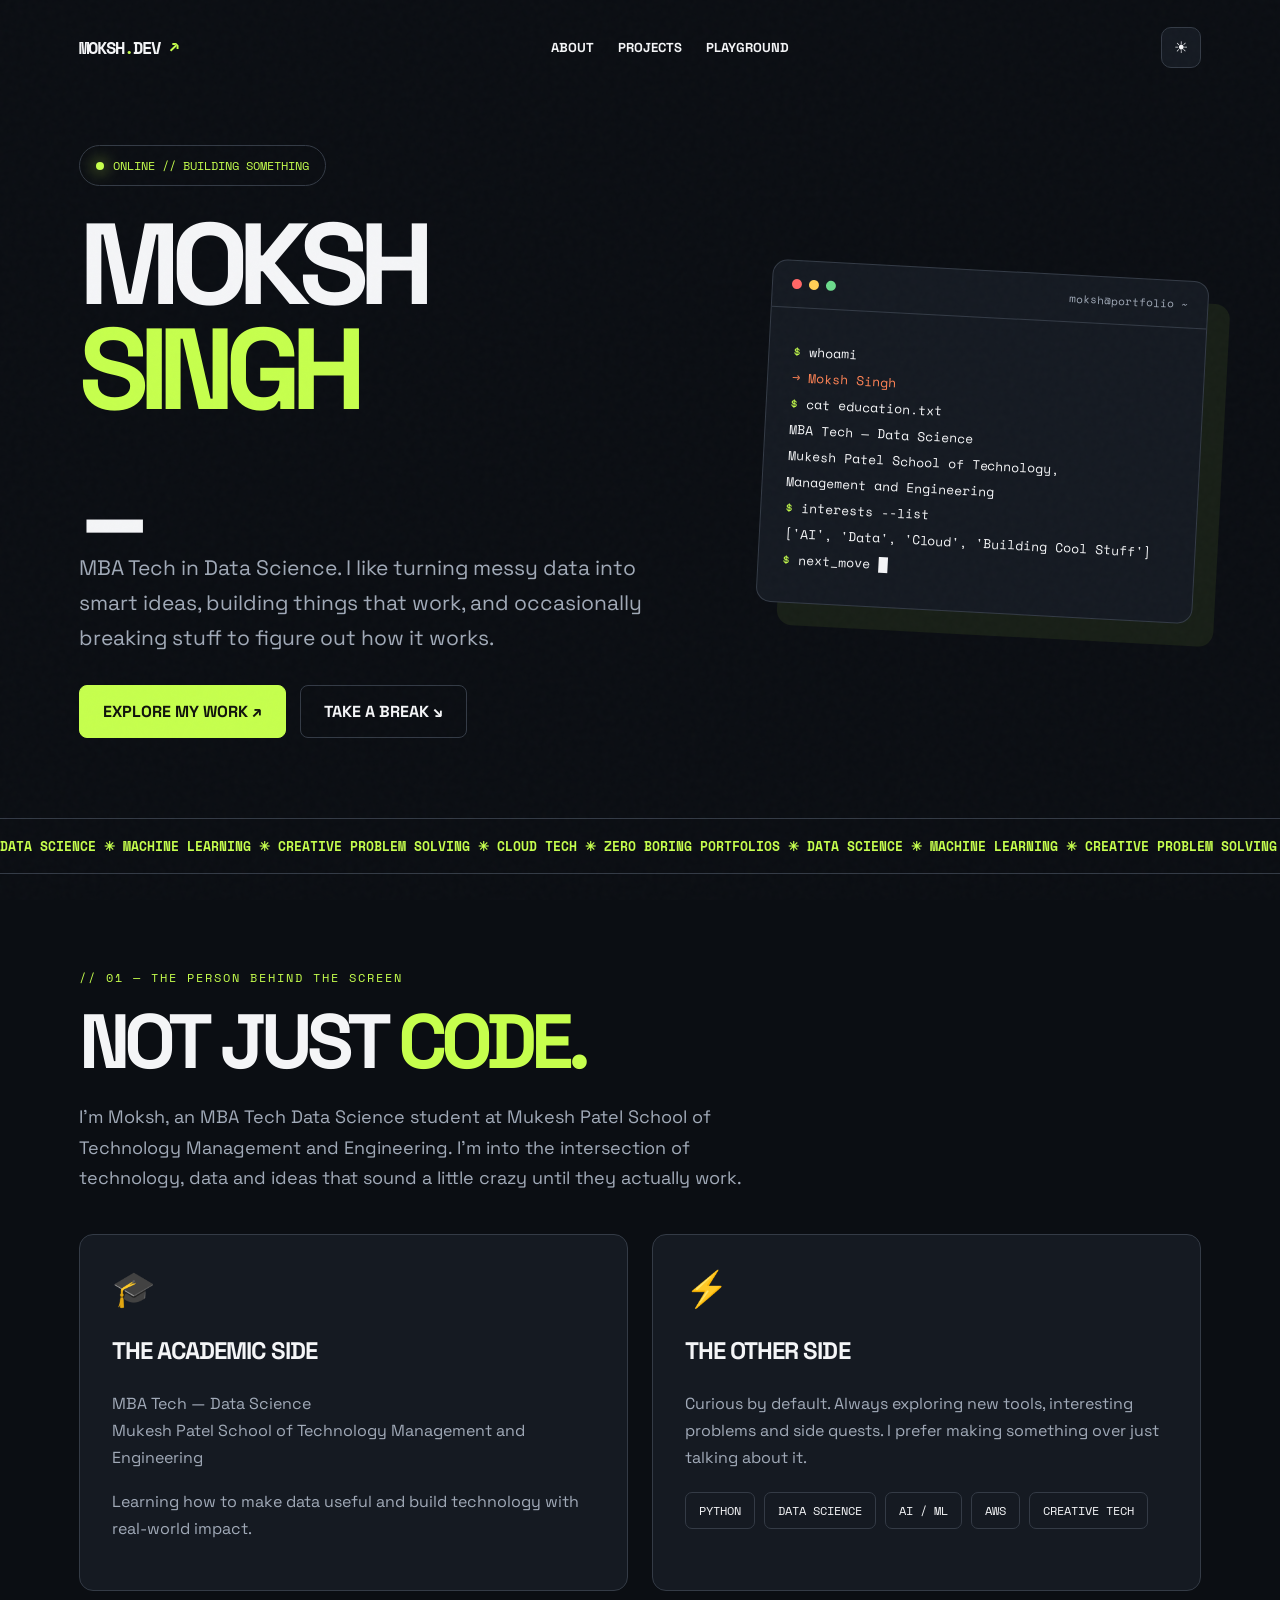
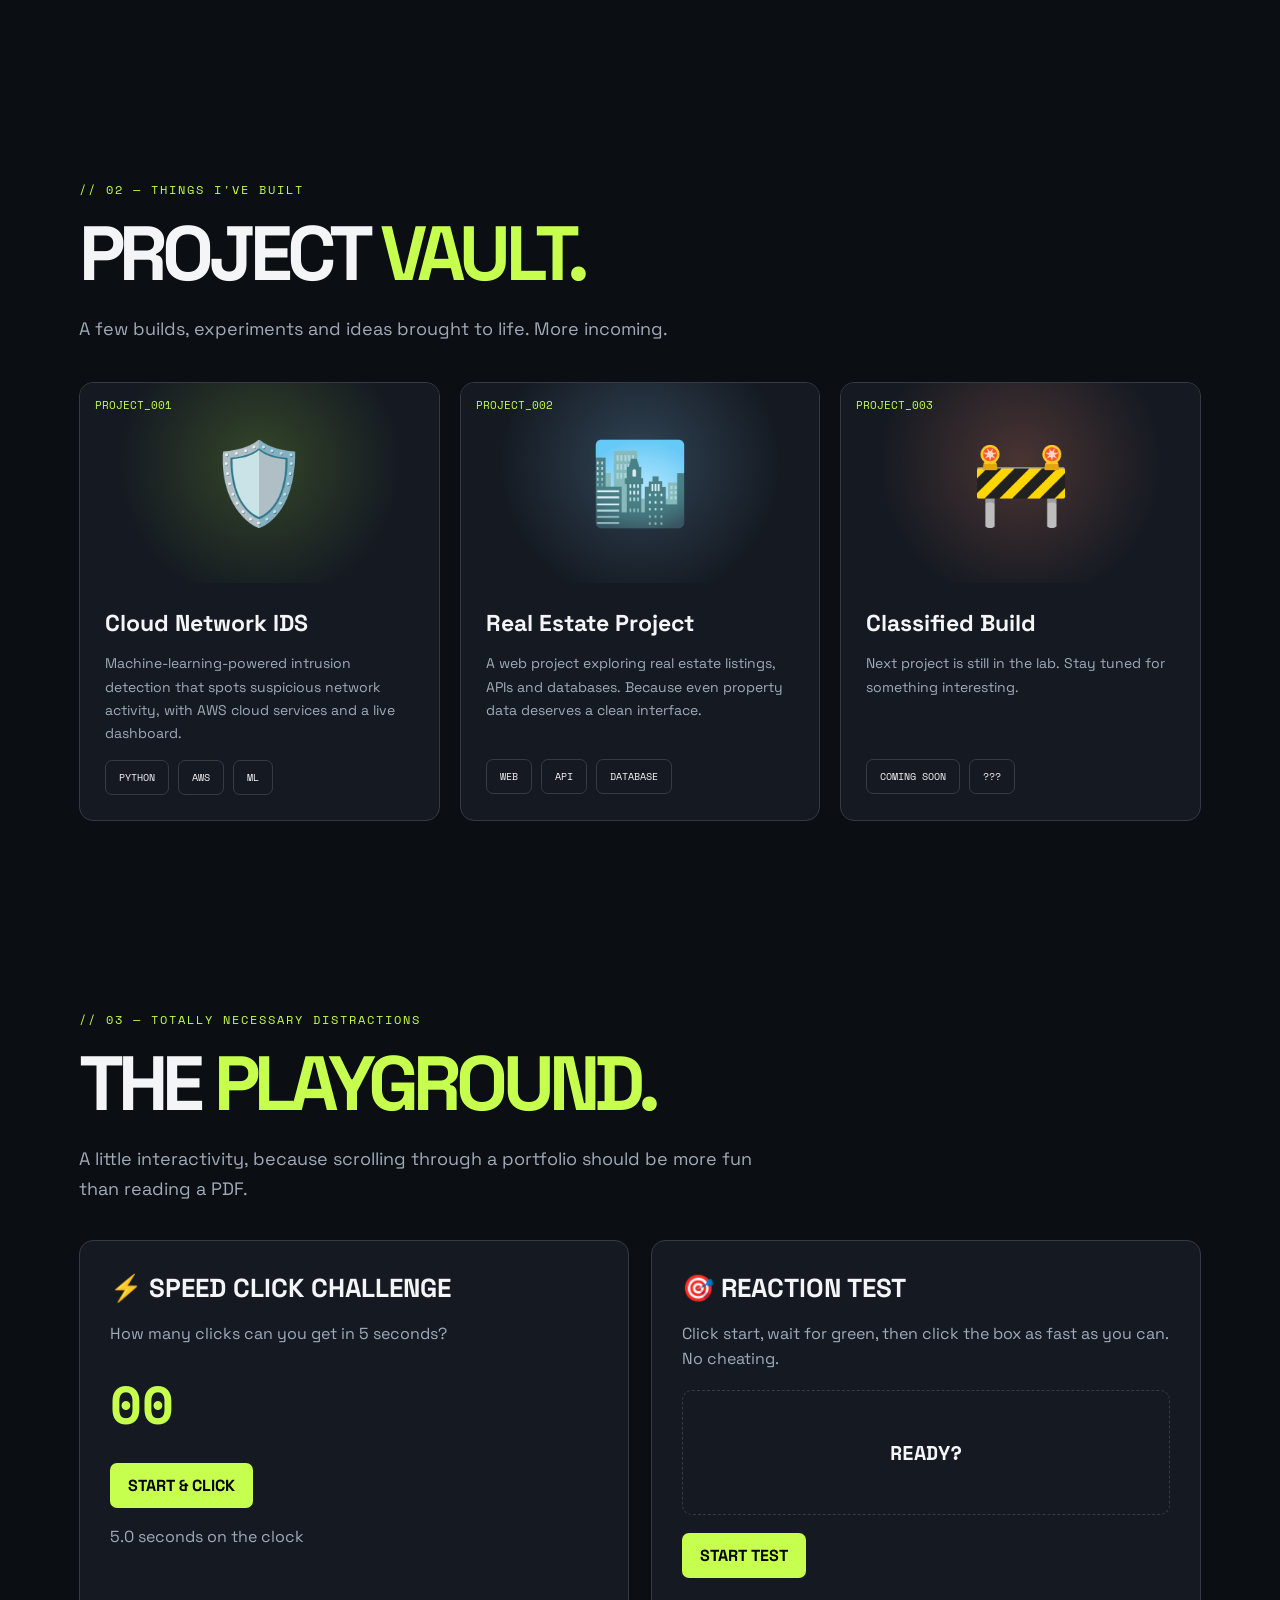
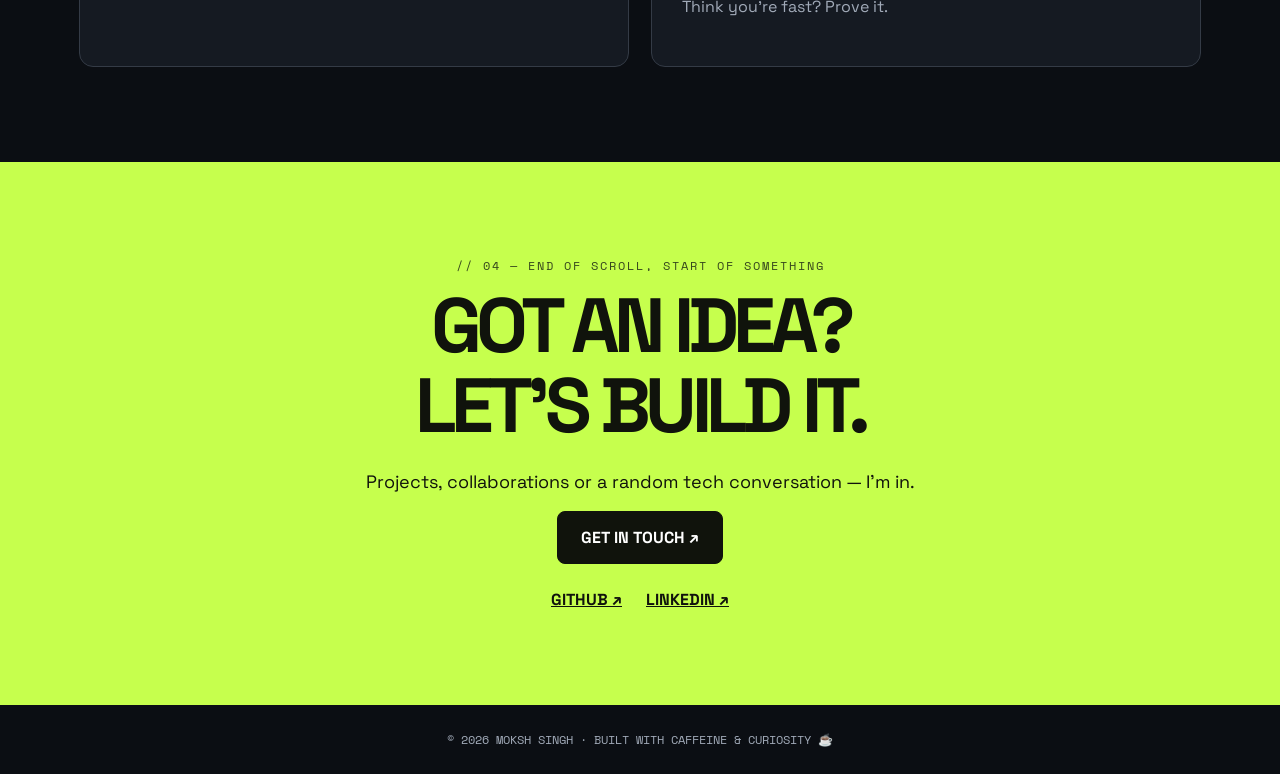
<file: index.html>
<!doctype html><html lang="en"><head><meta charset="utf-8"><meta name="viewport" content="width=device-width,initial-scale=1"><title>Moksh Singh — Data Science, No Boring Stuff</title><link href="https://fonts.googleapis.com/css2?family=Space+Grotesk:wght@400;500;600;700&family=Space+Mono:wght@400;700&display=swap" rel="stylesheet"><link rel="stylesheet" href="style.css"></head><body><div class="grain"></div><header><a class="brand" href="#">MOKSH<span style="color:var(--lime)">.</span>DEV <b>↗</b></a><nav><a href="#about">ABOUT</a><a href="#projects">PROJECTS</a><a href="#playground">PLAYGROUND</a></nav><button class="theme" id="theme" aria-label="Switch theme">☀</button></header>
<main><div class="wrap"><div class="hero"><div><div class="status"><span class="dot"></span> ONLINE // BUILDING SOMETHING</div><h1>MOKSH<br><span>SINGH</span><br>_</h1><p>MBA Tech in Data Science. I like turning messy data into smart ideas, building things that work, and occasionally breaking stuff to figure out how it works.</p><div class="cta"><a class="button" href="#projects">EXPLORE MY WORK ↗</a><a class="button ghost" href="#playground">TAKE A BREAK ↘</a></div></div><div class="terminal"><div class="termbar"><i></i><i></i><i></i><small>moksh@portfolio ~</small></div><div class="termtext"><div><span class="green">$</span> whoami</div><div class="orange">→ Moksh Singh</div><div><span class="green">$</span> cat education.txt</div><div>MBA Tech — Data Science</div><div>Mukesh Patel School of Technology,</div><div>Management and Engineering</div><div><span class="green">$</span> interests --list</div><div>['AI', 'Data', 'Cloud', 'Building Cool Stuff']</div><div><span class="green">$</span> next_move <span class="cursor">█</span></div></div></div></div></div>
<div class="strip"><div>DATA SCIENCE ✳ MACHINE LEARNING ✳ CREATIVE PROBLEM SOLVING ✳ CLOUD TECH ✳ ZERO BORING PORTFOLIOS ✳ DATA SCIENCE ✳ MACHINE LEARNING ✳ CREATIVE PROBLEM SOLVING ✳ CLOUD TECH ✳ ZERO BORING PORTFOLIOS ✳ </div></div>
<div class="wrap"><section id="about" class="reveal"><div class="kicker">// 01 — THE PERSON BEHIND THE SCREEN</div><h2>NOT JUST <span class="highlight">CODE.</span></h2><p class="lead">I'm Moksh, an MBA Tech Data Science student at Mukesh Patel School of Technology Management and Engineering. I’m into the intersection of technology, data and ideas that sound a little crazy until they actually work.</p><div class="about"><div class="tile"><div class="emoji">🎓</div><h3>THE ACADEMIC SIDE</h3><p>MBA Tech — Data Science<br>Mukesh Patel School of Technology Management and Engineering</p><p>Learning how to make data useful and build technology with real-world impact.</p></div><div class="tile"><div class="emoji">⚡</div><h3>THE OTHER SIDE</h3><p>Curious by default. Always exploring new tools, interesting problems and side quests. I prefer making something over just talking about it.</p><div class="pills"><span class="pill">PYTHON</span><span class="pill">DATA SCIENCE</span><span class="pill">AI / ML</span><span class="pill">AWS</span><span class="pill">CREATIVE TECH</span></div></div></div></section>
<section id="projects" class="reveal"><div class="kicker">// 02 — THINGS I'VE BUILT</div><h2>PROJECT <span class="highlight">VAULT.</span></h2><p class="lead">A few builds, experiments and ideas brought to life. More incoming.</p><div class="projectgrid"><article class="project"><div class="visual"><small>PROJECT_001</small>🛡️</div><div class="projectcontent"><h3>Cloud Network IDS</h3><p>Machine-learning-powered intrusion detection that spots suspicious network activity, with AWS cloud services and a live dashboard.</p><div class="pills"><span class="pill">PYTHON</span><span class="pill">AWS</span><span class="pill">ML</span></div></div></article><article class="project"><div class="visual"><small>PROJECT_002</small>🏙️</div><div class="projectcontent"><h3>Real Estate Project</h3><p>A web project exploring real estate listings, APIs and databases. Because even property data deserves a clean interface.</p><div class="pills"><span class="pill">WEB</span><span class="pill">API</span><span class="pill">DATABASE</span></div></div></article><article class="project"><div class="visual"><small>PROJECT_003</small>🚧</div><div class="projectcontent"><h3>Classified Build</h3><p>Next project is still in the lab. Stay tuned for something interesting.</p><div class="pills"><span class="pill">COMING SOON</span><span class="pill">???</span></div></div></article></div></section>
<section id="playground" class="reveal"><div class="kicker">// 03 — TOTALLY NECESSARY DISTRACTIONS</div><h2>THE <span class="highlight">PLAYGROUND.</span></h2><p class="lead">A little interactivity, because scrolling through a portfolio should be more fun than reading a PDF.</p><div class="lab"><div class="game"><h3>⚡ SPEED CLICK CHALLENGE</h3><p>How many clicks can you get in 5 seconds?</p><div class="score" id="score">00</div><button id="clicker">START & CLICK</button><p id="timer">5.0 seconds on the clock</p></div><div class="game"><h3>🎯 REACTION TEST</h3><p>Click start, wait for green, then click the box as fast as you can. No cheating.</p><div class="reaction" id="reaction">READY?</div><button id="reactionStart">START TEST</button><p id="reactionResult">Think you're fast? Prove it.</p></div></div></section></div></main>
<div class="contact" id="contact"><div class="kicker" style="color:#36471d">// 04 — END OF SCROLL, START OF SOMETHING</div><h2>GOT AN IDEA?<br>LET'S BUILD IT.</h2><p>Projects, collaborations or a random tech conversation — I'm in.</p><a class="button" href="mailto:YOUR_EMAIL@example.com">GET IN TOUCH ↗</a><div class="contactlinks"><a href="https://github.com/" target="_blank" rel="noopener">GITHUB ↗</a><a href="https://linkedin.com/" target="_blank" rel="noopener">LINKEDIN ↗</a></div></div><footer>© <span id="year"></span> MOKSH SINGH · BUILT WITH CAFFEINE & CURIOSITY ☕</footer>
<script src="script.js"></script></body></html>
</file>
<file: style.css>
:root{--bg:#0b0e13;--card:#151a22;--ink:#f4f5f7;--muted:#a1aab8;--line:#343b46;--lime:#c6ff4d;--orange:#ff8355}*{box-sizing:border-box}html{scroll-behavior:smooth}body{margin:0;background:var(--bg);color:var(--ink);font-family:'Space Grotesk',sans-serif;overflow-x:hidden}body.light{--bg:#edf0e9;--card:#fff;--ink:#161a1e;--muted:#53606a;--line:#b8c0c7}a{color:inherit;text-decoration:none}button{cursor:pointer;font:inherit}::selection{background:var(--lime);color:#111}.grain{position:fixed;inset:0;pointer-events:none;opacity:.1;background-image:url("data:image/svg+xml,%3Csvg viewBox='0 0 160 160' xmlns='http://www.w3.org/2000/svg'%3E%3Cfilter id='n'%3E%3CfeTurbulence type='fractalNoise' baseFrequency='.9' numOctaves='3' stitchTiles='stitch'/%3E%3C/filter%3E%3Crect width='100%25' height='100%25' filter='url(%23n)' opacity='.2'/%3E%3C/svg%3E");z-index:10}header{max-width:1250px;margin:auto;padding:27px 5%;display:flex;justify-content:space-between;align-items:center;gap:20px}.brand{font-family:'Space Mono';font-weight:700;letter-spacing:-1px;font-size:17px}.brand b{color:var(--lime)}nav{display:flex;gap:24px;font-size:13px;font-weight:700}nav a:hover{color:var(--lime)}.theme{border:1px solid var(--line);border-radius:10px;padding:9px 12px;background:var(--card);color:var(--ink)}.wrap{max-width:1250px;margin:auto;padding:0 5%}.hero{min-height:680px;display:grid;grid-template-columns:1.2fr .8fr;align-items:center;gap:30px;padding-top:50px;padding-bottom:80px}.status{display:inline-flex;align-items:center;gap:9px;color:var(--lime);font:12px 'Space Mono';border:1px solid var(--line);border-radius:40px;padding:11px 16px}.dot{height:8px;width:8px;background:var(--lime);border-radius:50%;box-shadow:0 0 16px var(--lime)}h1{font-size:clamp(66px,9vw,132px);letter-spacing:-.09em;line-height:.91;margin:27px 0 24px;font-weight:700}h1 span{color:var(--lime)}.hero p{font-size:clamp(17px,2vw,21px);max-width:620px;color:var(--muted);line-height:1.65}.cta{display:flex;gap:14px;flex-wrap:wrap;margin-top:30px}.button{display:inline-block;padding:15px 23px;border:1px solid var(--lime);background:var(--lime);color:#10130c;font-weight:700;border-radius:8px;transition:.2s}.button:hover{transform:translateY(-4px);box-shadow:0 9px 0 #69862a}.button.ghost{color:var(--ink);border-color:var(--line);background:transparent}.terminal{border:1px solid var(--line);background:var(--card);border-radius:15px;overflow:hidden;transform:rotate(3deg);box-shadow:22px 22px 0 rgba(198,255,77,.07)}.termbar{padding:15px 19px;border-bottom:1px solid var(--line);display:flex;gap:7px;align-items:center}.termbar i{width:10px;height:10px;border-radius:50%;background:#f66}.termbar i:nth-child(2){background:#ffcf56}.termbar i:nth-child(3){background:#6cdb8c}.termbar small{margin-left:auto;font:11px 'Space Mono';color:var(--muted)}.termtext{padding:30px 24px;min-height:280px;font:13px/2 'Space Mono';word-break:break-word}.termtext .green{color:var(--lime)}.termtext .orange{color:var(--orange)}.cursor{animation:blink 1s infinite}@keyframes blink{50%{opacity:0}}.strip{border-top:1px solid var(--line);border-bottom:1px solid var(--line);padding:17px 0;overflow:hidden;color:var(--lime);font:700 13px 'Space Mono';white-space:nowrap}.strip div{animation:move 24s linear infinite;display:inline-block}@keyframes move{to{transform:translateX(-50%)}}section{padding:95px 0}.kicker{font:12px 'Space Mono';color:var(--lime);letter-spacing:2px;text-transform:uppercase}h2{font-size:clamp(42px,6vw,78px);letter-spacing:-.075em;line-height:1.04;margin:16px 0 20px}.lead{color:var(--muted);max-width:680px;font-size:18px;line-height:1.7}.about{display:grid;grid-template-columns:1fr 1fr;gap:24px;margin-top:40px}.tile{border:1px solid var(--line);border-radius:14px;background:var(--card);padding:32px}.tile h3{font-size:24px;letter-spacing:-.04em}.tile p{color:var(--muted);line-height:1.7}.tile .emoji{font-size:35px}.highlight{color:var(--lime)}.pills{display:flex;flex-wrap:wrap;gap:9px;margin-top:20px}.pill{border:1px solid var(--line);padding:9px 13px;border-radius:7px;font:12px 'Space Mono'}.projectgrid{display:grid;grid-template-columns:repeat(3,1fr);gap:20px;margin-top:38px}.project{background:var(--card);border:1px solid var(--line);border-radius:14px;overflow:hidden;transition:.25s}.project:hover{transform:translateY(-8px);border-color:var(--lime)}.visual{height:200px;display:grid;place-items:center;font-size:80px;position:relative;background:radial-gradient(circle at 50% 40%,#344629,#151a22 65%)}.project:nth-child(2) .visual{background:radial-gradient(circle at 50% 40%,#304455,#151a22 65%)}.project:nth-child(3) .visual{background:radial-gradient(circle at 50% 40%,#4a3433,#151a22 65%)}.visual small{position:absolute;top:14px;left:15px;color:#c6ff4d;font:11px 'Space Mono'}.projectcontent{padding:25px}.project h3{font-size:23px;margin:0}.project p{font-size:14px;color:var(--muted);line-height:1.65;min-height:92px}.project .pills{margin-top:15px}.project .pill{font-size:10px}.lab{display:grid;grid-template-columns:1fr 1fr;gap:22px;margin-top:35px}.game{background:var(--card);border:1px solid var(--line);border-radius:14px;padding:30px}.game h3{font-size:26px;margin:0 0 10px}.game p{color:var(--muted);line-height:1.6}.game button{padding:12px 18px;background:var(--lime);border:0;border-radius:7px;font-weight:700}.score{font:700 52px 'Space Mono';color:var(--lime);margin:20px 0}.reaction{height:125px;border:1px dashed var(--line);border-radius:10px;display:grid;place-items:center;font:700 20px 'Space Mono';margin:18px 0;cursor:pointer;user-select:none}.reaction.wait{background:#873a2c;color:#fff}.reaction.go{background:#c6ff4d;color:#10130c}.contact{padding:95px 5%;background:var(--lime);color:#10130c;text-align:center}.contact h2{max-width:850px;margin:12px auto 25px}.contact p{font-size:18px}.contact .button{background:#10130c;color:#fff;border-color:#10130c}.contactlinks{display:flex;justify-content:center;gap:24px;margin-top:25px;font-weight:700}.contactlinks a{text-decoration:underline}footer{padding:26px 5%;text-align:center;color:var(--muted);font:12px 'Space Mono'}.reveal{opacity:1;transform:none;transition:.7s}.reveal.show{opacity:1;transform:none}@media(max-width:850px){.hero,.about,.lab{grid-template-columns:1fr}.hero{min-height:unset;padding-top:65px}.terminal{transform:none}.projectgrid{grid-template-columns:1fr}nav{gap:12px;font-size:11px}header{padding:20px 5%}.brand{font-size:14px}section{padding:65px 0}h1{font-size:clamp(65px,14vw,105px)}}
</file>
